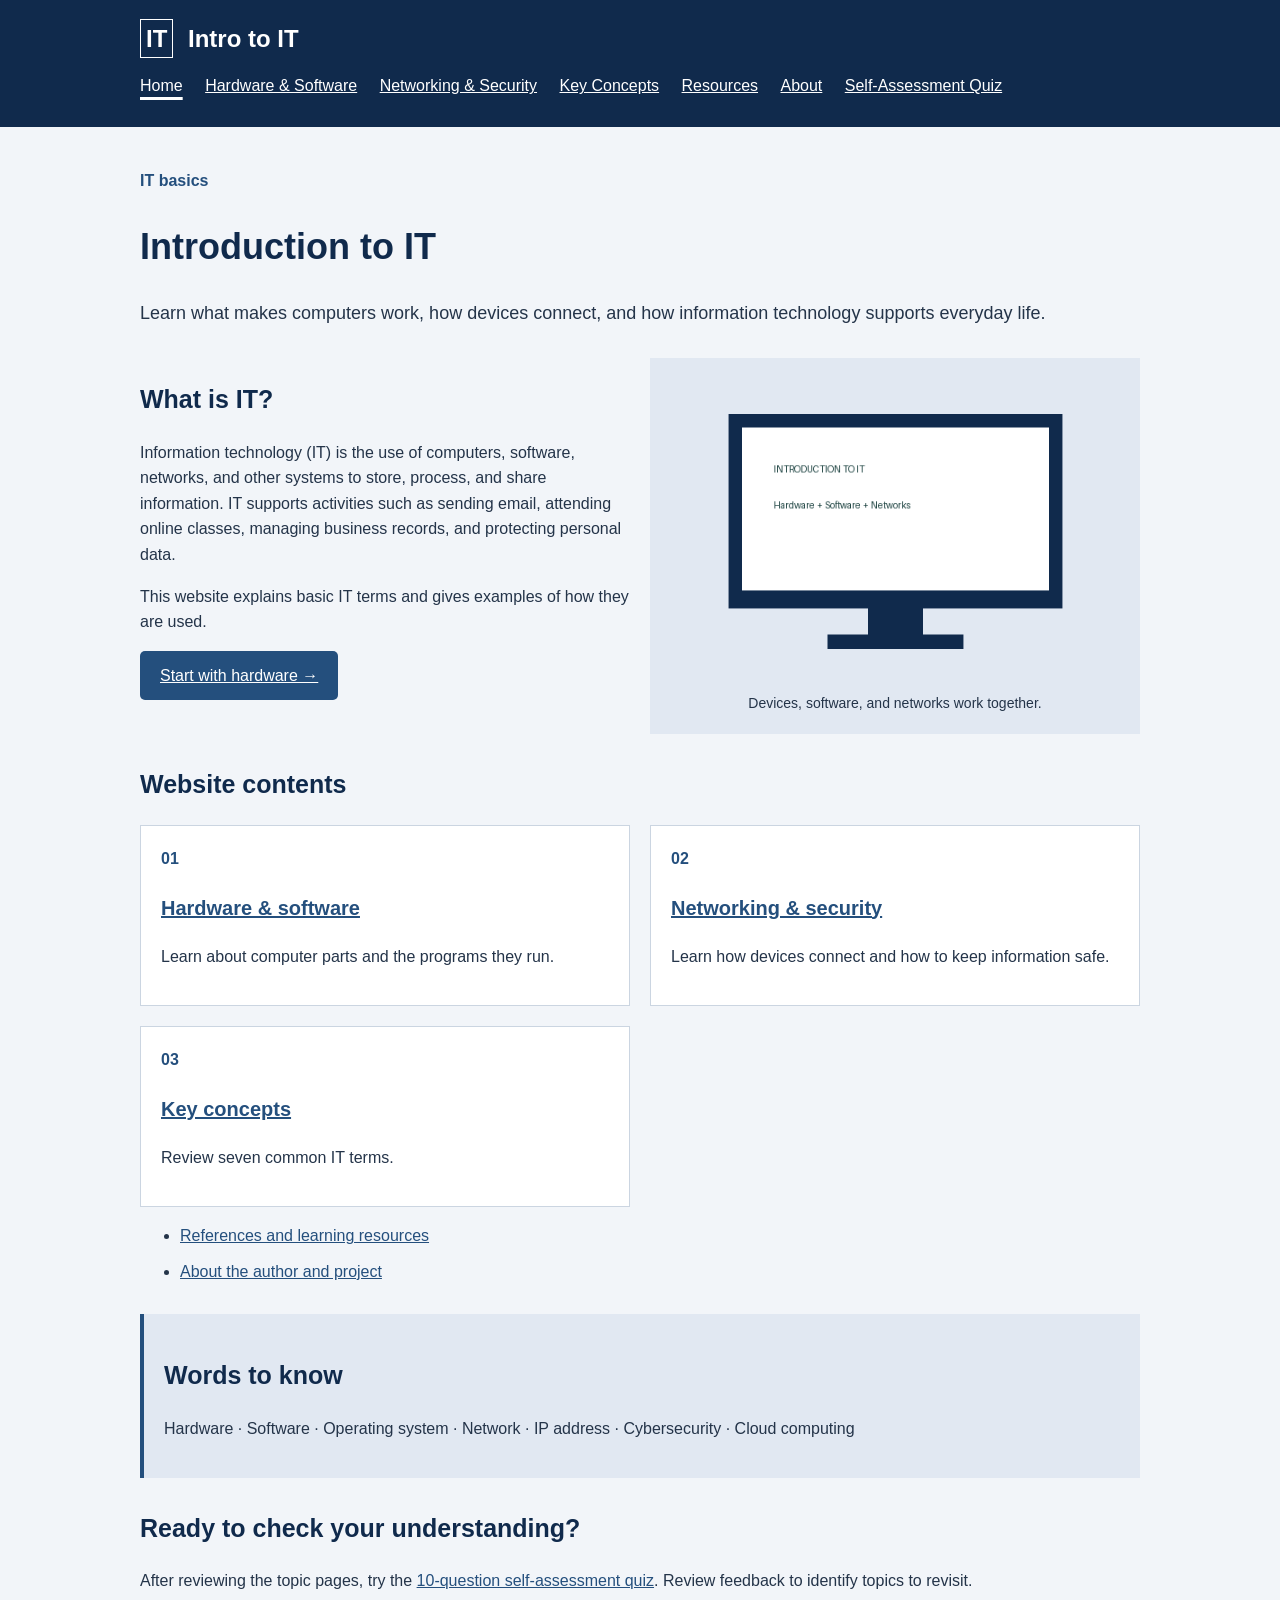
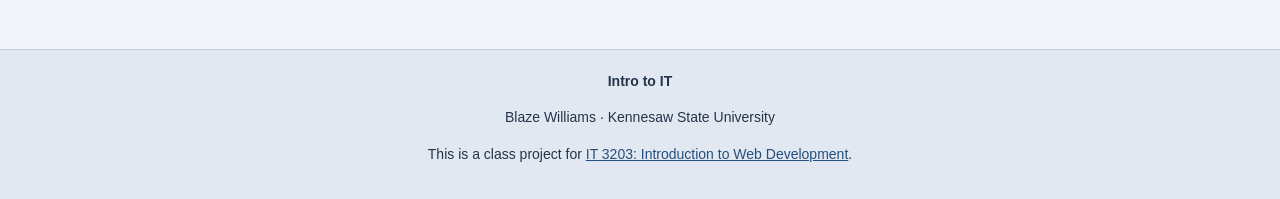
<file: index.html>
<!DOCTYPE html>
<html lang="en">
<head>
<meta charset="utf-8">
<meta name="viewport" content="width=device-width, initial-scale=1">
<meta name="description" content="Learn what makes computers work, how devices connect, and how information technology supports everyday life.">
<title>Introduction to IT | Intro to IT</title>
<link rel="stylesheet" href="styles.css">
</head>
<body>
<!-- Same menu on each page -->
<header>
<div class="header-inner">
<a class="brand" href="index.html">
<span class="brand-icon">IT</span> Intro to IT</a>
<nav aria-label="Main menu">
<a href="index.html" aria-current="page">Home</a>
<a href="hardware.html">Hardware &amp; Software</a>
<a href="networks.html">Networking &amp; Security</a>
<a href="concepts.html">Key Concepts</a>
<a href="resources.html">Resources</a>
<a href="about.html">About</a>
<a href="quiz.html">Self-Assessment Quiz</a>
</nav>
</div>
</header>
<main id="main">
<div class="page-heading">
<p class="eyebrow">IT basics</p>
<h1>Introduction to IT</h1>
<p class="intro">Learn what makes computers work, how devices connect, and how information technology supports everyday life.</p>
</div>
<section class="hero-grid">
<div>
<h2>What is IT?</h2>
<p>Information technology (IT) is the use of computers, software, networks, and other systems to store, process, and share information. IT supports activities such as sending email, attending online classes, managing business records, and protecting personal data.</p>
<p>This website explains basic IT terms and gives examples of how they are used.</p>
<a class="button" href="hardware.html">Start with hardware →</a>
</div>
<figure>
<img src="images/computer.png" alt="Illustration of a desktop computer">
<figcaption>Devices, software, and networks work together.</figcaption>
</figure>
</section>
<section>
<h2>Website contents</h2>
<div class="cards">
<article>
<span class="number">01</span>
<h3>
<a href="hardware.html">Hardware &amp; software</a>
</h3>
<p>Learn about computer parts and the programs they run.</p>
</article>
<article>
<span class="number">02</span>
<h3>
<a href="networks.html">Networking &amp; security</a>
</h3>
<p>Learn how devices connect and how to keep information safe.</p>
</article>
<article>
<span class="number">03</span>
<h3>
<a href="concepts.html">Key concepts</a>
</h3>
<p>Review seven common IT terms.</p>
</article>
</div>
<ul>
<li>
<a href="resources.html">References and learning resources</a>
</li>
<li>
<a href="about.html">About the author and project</a>
</li>
</ul>
</section>
<aside>
<h2>Words to know</h2>
<p>Hardware · Software · Operating system · Network · IP address · Cybersecurity · Cloud computing</p>
</aside>
<section><h2>Ready to check your understanding?</h2><p>After reviewing the topic pages, try the <a href="quiz.html">10-question self-assessment quiz</a>. Review feedback to identify topics to revisit.</p></section>
</main>
<!-- Class information and course link -->
<footer>
<div>
<strong>Intro to IT</strong>
<p>Blaze Williams · Kennesaw State University</p>
</div>
<p>This is a class project for <a href="https://ksuweb.github.io/IT3203/">IT 3203: Introduction to Web Development</a>.</p>
</footer>
</body>
</html>
</file>
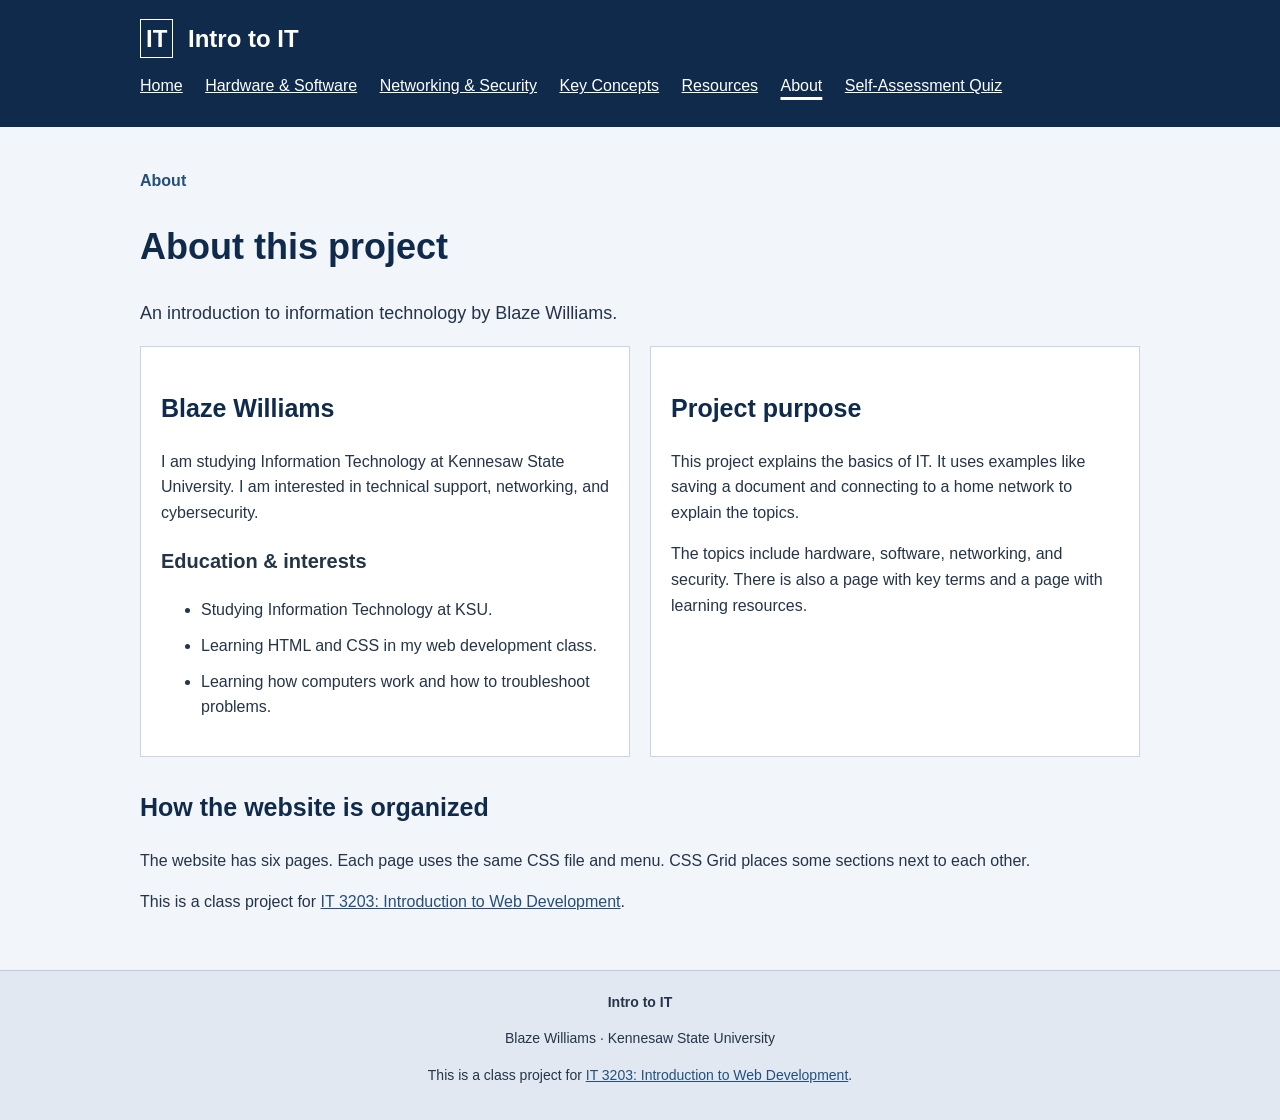
<file: about.html>
<!DOCTYPE html>
<html lang="en">
<head>
<meta charset="utf-8">
<meta name="viewport" content="width=device-width, initial-scale=1">
<meta name="description" content="An introduction to information technology by Blaze Williams.">
<title>About this project | Intro to IT</title>
<link rel="stylesheet" href="styles.css">
</head>
<body>
<!-- Same menu on each page -->
<header>
<div class="header-inner">
<a class="brand" href="index.html">
<span class="brand-icon">IT</span> Intro to IT</a>
<nav aria-label="Main menu">
<a href="index.html">Home</a>
<a href="hardware.html">Hardware &amp; Software</a>
<a href="networks.html">Networking &amp; Security</a>
<a href="concepts.html">Key Concepts</a>
<a href="resources.html">Resources</a>
<a href="about.html" aria-current="page">About</a>
<a href="quiz.html">Self-Assessment Quiz</a>
</nav>
</div>
</header>
<main id="main">
<div class="page-heading">
<p class="eyebrow">About</p>
<h1>About this project</h1>
<p class="intro">An introduction to information technology by Blaze Williams.</p>
</div>
<div class="cards two">
<article>
<h2>Blaze Williams</h2>
<p>I am studying Information Technology at Kennesaw State University. I am interested in technical support, networking, and cybersecurity.</p>
<h3>Education &amp; interests</h3>
<ul>
<li>Studying Information Technology at KSU.</li>
<li>Learning HTML and CSS in my web development class.</li>
<li>Learning how computers work and how to troubleshoot problems.</li>
</ul>
</article>
<article>
<h2>Project purpose</h2>
<p>This project explains the basics of IT. It uses examples like saving a document and connecting to a home network to explain the topics.</p>
<p>The topics include hardware, software, networking, and security. There is also a page with key terms and a page with learning resources.</p>
</article>
</div>
<section>
<h2>How the website is organized</h2>
<p>The website has six pages. Each page uses the same CSS file and menu. CSS Grid places some sections next to each other.</p>
<p>This is a class project for <a href="https://ksuweb.github.io/IT3203/">IT 3203: Introduction to Web Development</a>.</p>
</section>
</main>
<!-- Class information and course link -->
<footer>
<div>
<strong>Intro to IT</strong>
<p>Blaze Williams · Kennesaw State University</p>
</div>
<p>This is a class project for <a href="https://ksuweb.github.io/IT3203/">IT 3203: Introduction to Web Development</a>.</p>
</footer>
</body>
</html>
</file>
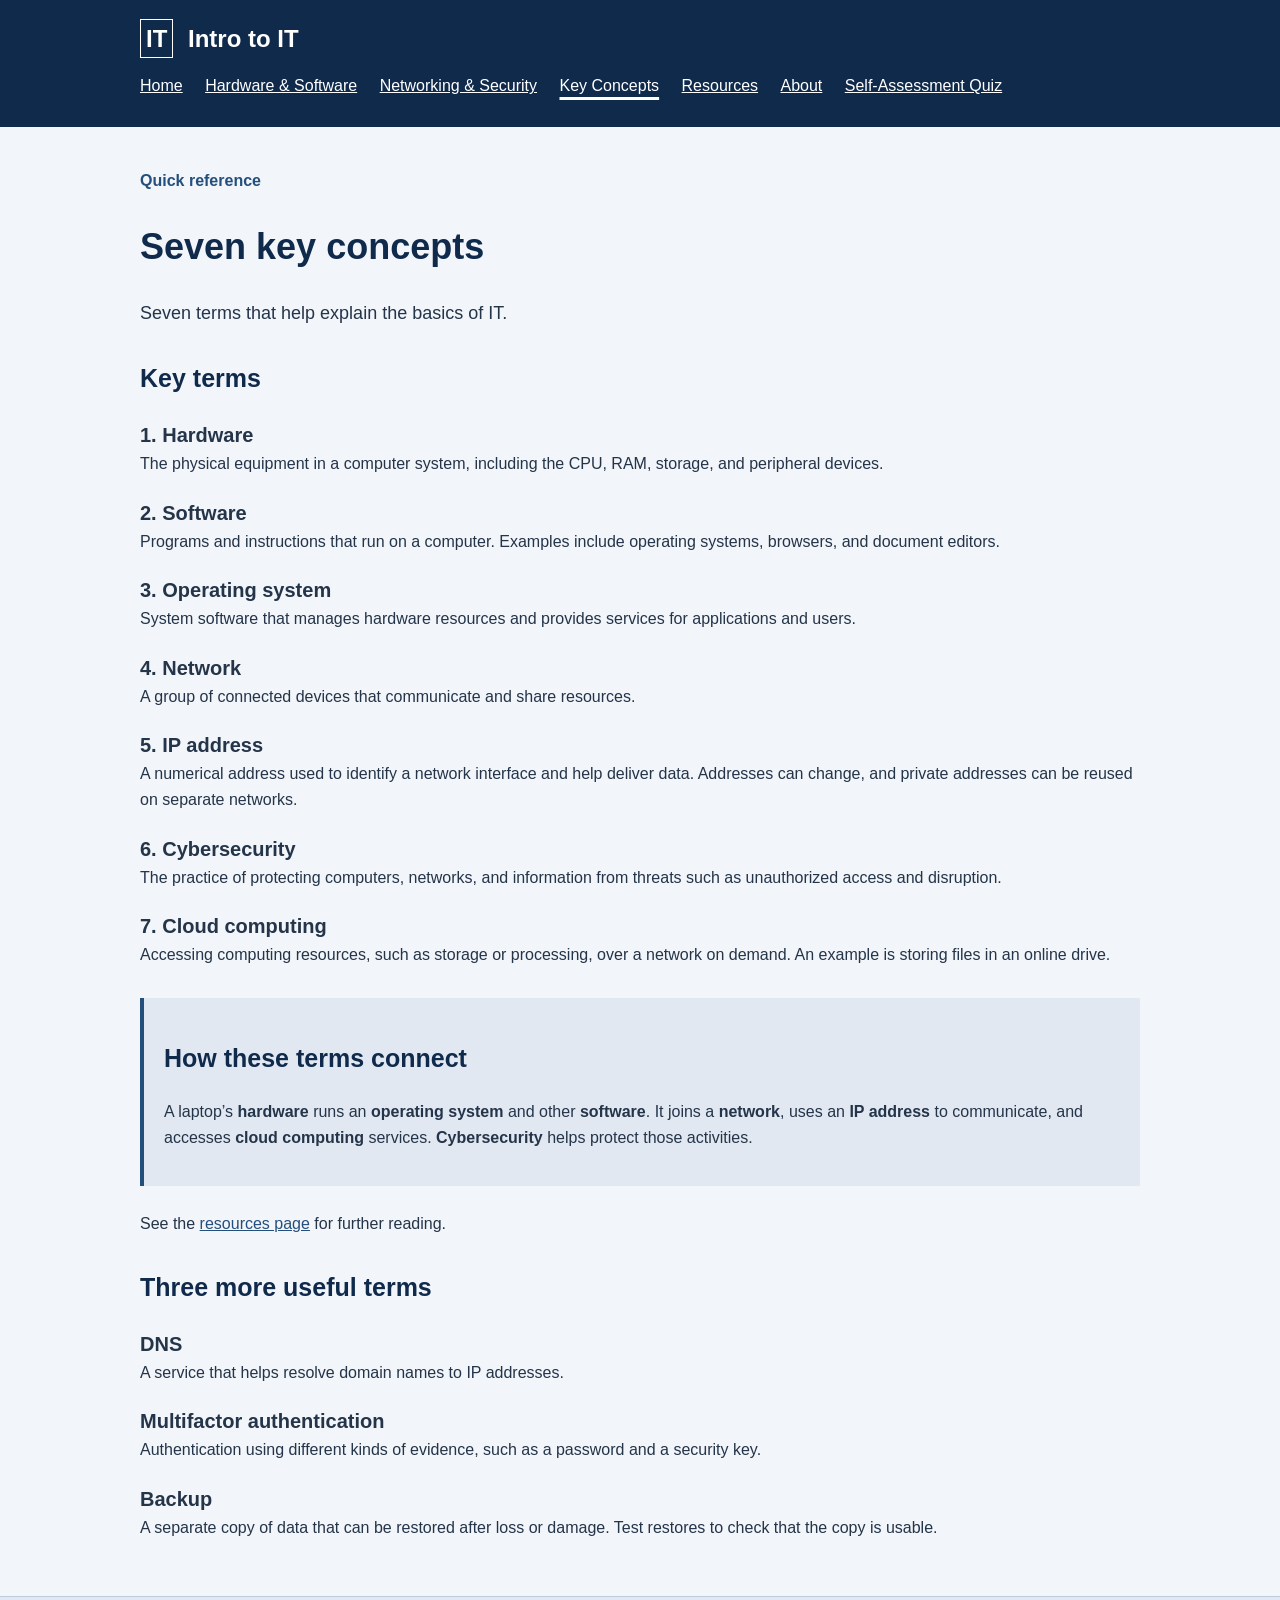
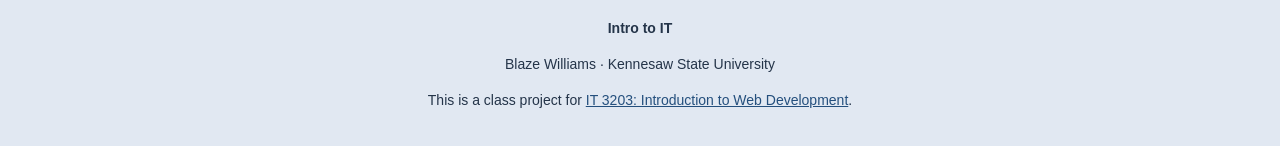
<file: concepts.html>
<!DOCTYPE html>
<html lang="en">
<head>
<meta charset="utf-8">
<meta name="viewport" content="width=device-width, initial-scale=1">
<meta name="description" content="Seven terms that help explain the basics of IT.">
<title>Seven key concepts | Intro to IT</title>
<link rel="stylesheet" href="styles.css">
</head>
<body>
<!-- Same menu on each page -->
<header>
<div class="header-inner">
<a class="brand" href="index.html">
<span class="brand-icon">IT</span> Intro to IT</a>
<nav aria-label="Main menu">
<a href="index.html">Home</a>
<a href="hardware.html">Hardware &amp; Software</a>
<a href="networks.html">Networking &amp; Security</a>
<a href="concepts.html" aria-current="page">Key Concepts</a>
<a href="resources.html">Resources</a>
<a href="about.html">About</a>
<a href="quiz.html">Self-Assessment Quiz</a>
</nav>
</div>
</header>
<main id="main">
<div class="page-heading">
<p class="eyebrow">Quick reference</p>
<h1>Seven key concepts</h1>
<p class="intro">Seven terms that help explain the basics of IT.</p>
</div>
<section>
<h2>Key terms</h2>
<dl class="definitions">
<dt>1. Hardware</dt>
<dd>The physical equipment in a computer system, including the CPU, RAM, storage, and peripheral devices.</dd>
<dt>2. Software</dt>
<dd>Programs and instructions that run on a computer. Examples include operating systems, browsers, and document editors.</dd>
<dt>3. Operating system</dt>
<dd>System software that manages hardware resources and provides services for applications and users.</dd>
<dt>4. Network</dt>
<dd>A group of connected devices that communicate and share resources.</dd>
<dt>5. IP address</dt>
<dd>A numerical address used to identify a network interface and help deliver data. Addresses can change, and private addresses can be reused on separate networks.</dd>
<dt>6. Cybersecurity</dt>
<dd>The practice of protecting computers, networks, and information from threats such as unauthorized access and disruption.</dd>
<dt>7. Cloud computing</dt>
<dd>Accessing computing resources, such as storage or processing, over a network on demand. An example is storing files in an online drive.</dd>
</dl>
</section>
<aside>
<h2>How these terms connect</h2>
<p>A laptop’s <strong>hardware</strong> runs an <strong>operating system</strong> and other <strong>software</strong>. It joins a <strong>network</strong>, uses an <strong>IP address</strong> to communicate, and accesses <strong>cloud computing</strong> services. <strong>Cybersecurity</strong> helps protect those activities.</p>
</aside>
<p>See the <a href="resources.html">resources page</a> for further reading.</p>
<section><h2>Three more useful terms</h2><dl><dt>DNS</dt><dd>A service that helps resolve domain names to IP addresses.</dd><dt>Multifactor authentication</dt><dd>Authentication using different kinds of evidence, such as a password and a security key.</dd><dt>Backup</dt><dd>A separate copy of data that can be restored after loss or damage. Test restores to check that the copy is usable.</dd></dl></section>
</main>
<!-- Class information and course link -->
<footer>
<div>
<strong>Intro to IT</strong>
<p>Blaze Williams · Kennesaw State University</p>
</div>
<p>This is a class project for <a href="https://ksuweb.github.io/IT3203/">IT 3203: Introduction to Web Development</a>.</p>
</footer>
</body>
</html>
</file>
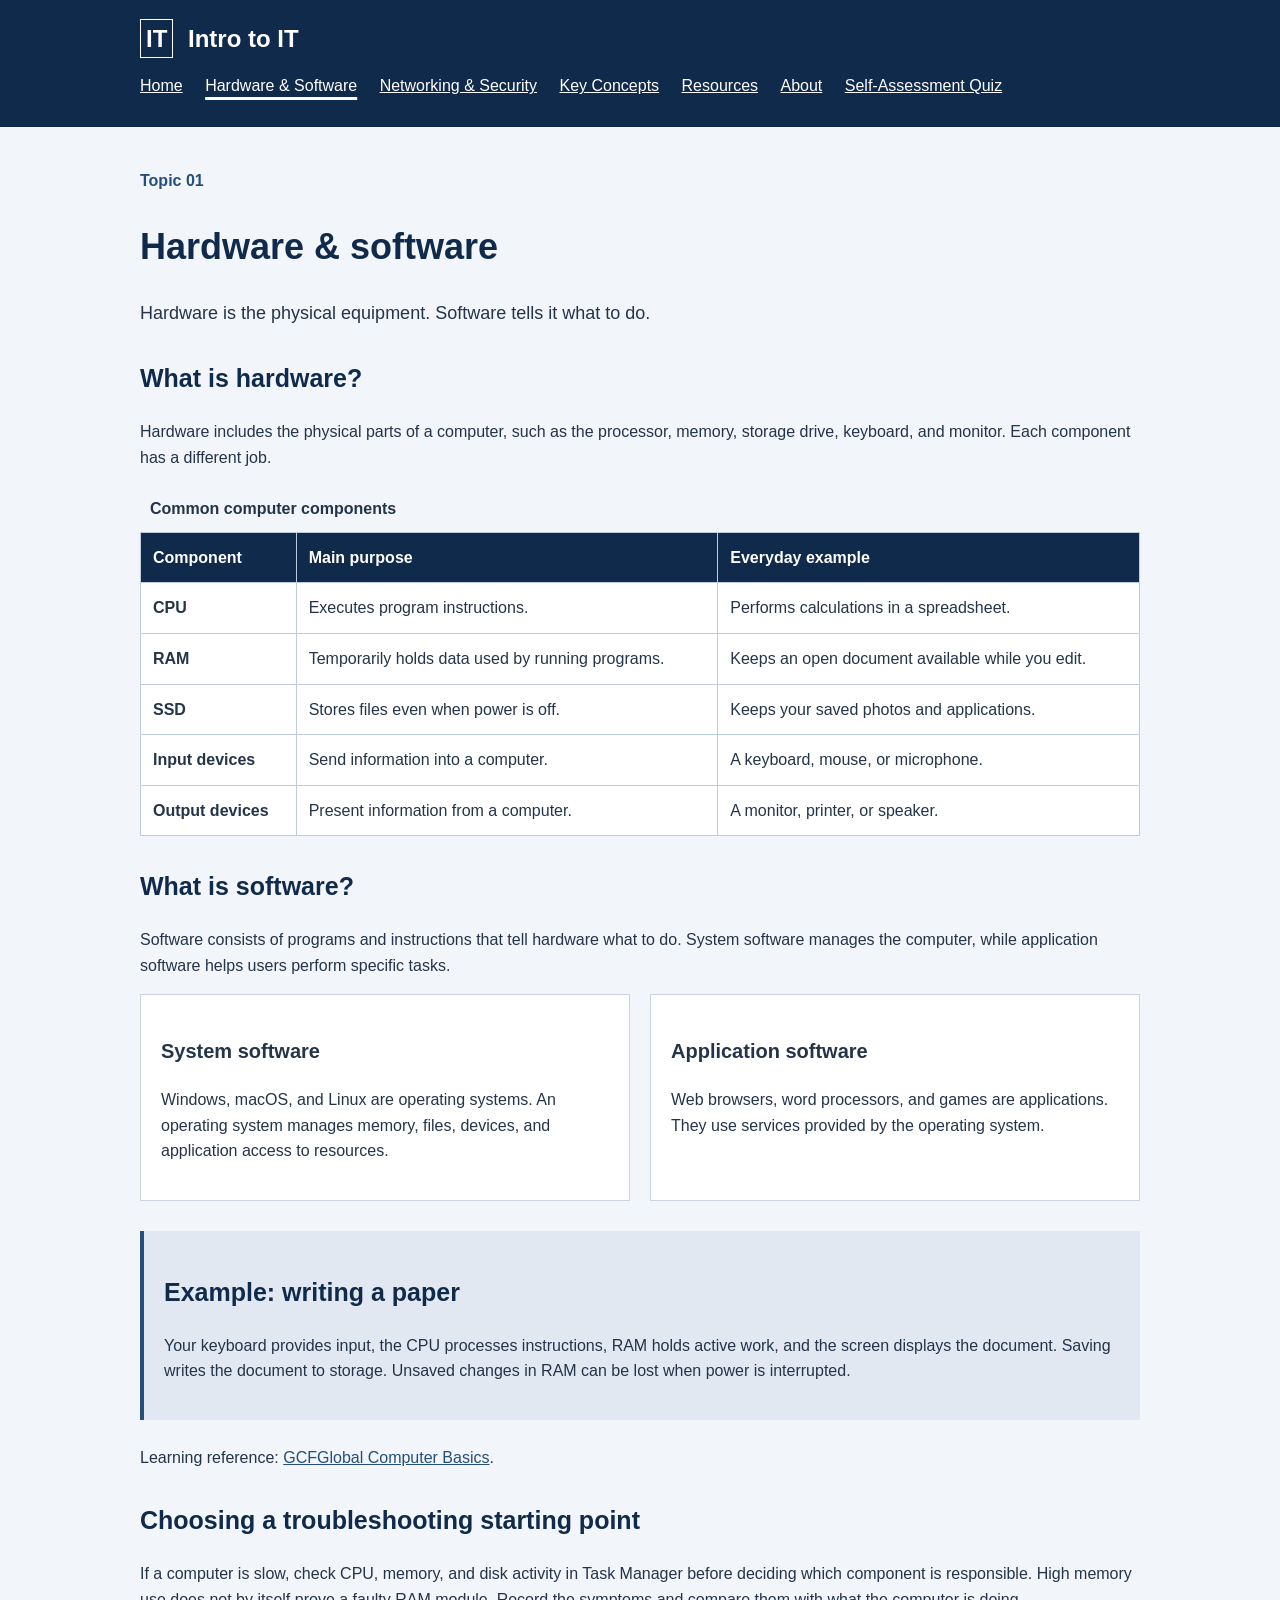
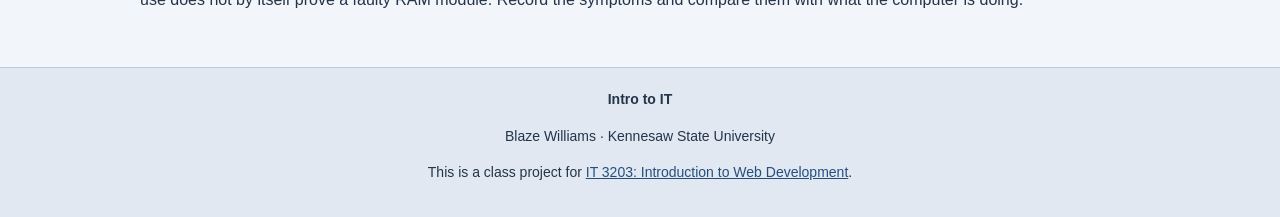
<file: hardware.html>
<!DOCTYPE html>
<html lang="en">
<head>
<meta charset="utf-8">
<meta name="viewport" content="width=device-width, initial-scale=1">
<meta name="description" content="Hardware is the physical equipment. Software tells it what to do.">
<title>Hardware &amp; software | Intro to IT</title>
<link rel="stylesheet" href="styles.css">
</head>
<body>
<!-- Same menu on each page -->
<header>
<div class="header-inner">
<a class="brand" href="index.html">
<span class="brand-icon">IT</span> Intro to IT</a>
<nav aria-label="Main menu">
<a href="index.html">Home</a>
<a href="hardware.html" aria-current="page">Hardware &amp; Software</a>
<a href="networks.html">Networking &amp; Security</a>
<a href="concepts.html">Key Concepts</a>
<a href="resources.html">Resources</a>
<a href="about.html">About</a>
<a href="quiz.html">Self-Assessment Quiz</a>
</nav>
</div>
</header>
<main id="main">
<div class="page-heading">
<p class="eyebrow">Topic 01</p>
<h1>Hardware &amp; software</h1>
<p class="intro">Hardware is the physical equipment. Software tells it what to do.</p>
</div>
<section>
<h2>What is hardware?</h2>
<p>Hardware includes the physical parts of a computer, such as the processor, memory, storage drive, keyboard, and monitor. Each component has a different job.</p>
<div class="table-wrap">
<table>
<caption>Common computer components</caption>
<thead>
<tr>
<th scope="col">Component</th>
<th scope="col">Main purpose</th>
<th scope="col">Everyday example</th>
</tr>
</thead>
<tbody>
<tr>
<th scope="row">CPU</th>
<td>Executes program instructions.</td>
<td>Performs calculations in a spreadsheet.</td>
</tr>
<tr>
<th scope="row">RAM</th>
<td>Temporarily holds data used by running programs.</td>
<td>Keeps an open document available while you edit.</td>
</tr>
<tr>
<th scope="row">SSD</th>
<td>Stores files even when power is off.</td>
<td>Keeps your saved photos and applications.</td>
</tr>
<tr>
<th scope="row">Input devices</th>
<td>Send information into a computer.</td>
<td>A keyboard, mouse, or microphone.</td>
</tr>
<tr>
<th scope="row">Output devices</th>
<td>Present information from a computer.</td>
<td>A monitor, printer, or speaker.</td>
</tr>
</tbody>
</table>
</div>
</section>
<section>
<h2>What is software?</h2>
<p>Software consists of programs and instructions that tell hardware what to do. System software manages the computer, while application software helps users perform specific tasks.</p>
<div class="cards two">
<article>
<h3>System software</h3>
<p>Windows, macOS, and Linux are operating systems. An operating system manages memory, files, devices, and application access to resources.</p>
</article>
<article>
<h3>Application software</h3>
<p>Web browsers, word processors, and games are applications. They use services provided by the operating system.</p>
</article>
</div>
</section>
<aside>
<h2>Example: writing a paper</h2>
<p>Your keyboard provides input, the CPU processes instructions, RAM holds active work, and the screen displays the document. Saving writes the document to storage. Unsaved changes in RAM can be lost when power is interrupted.</p>
</aside>
<p class="source">Learning reference: <a href="https://edu.gcfglobal.org/en/computerbasics/">GCFGlobal Computer Basics</a>.</p>
<section><h2>Choosing a troubleshooting starting point</h2><p>If a computer is slow, check CPU, memory, and disk activity in Task Manager before deciding which component is responsible. High memory use does not by itself prove a faulty RAM module. Record the symptoms and compare them with what the computer is doing.</p></section>
</main>
<!-- Class information and course link -->
<footer>
<div>
<strong>Intro to IT</strong>
<p>Blaze Williams · Kennesaw State University</p>
</div>
<p>This is a class project for <a href="https://ksuweb.github.io/IT3203/">IT 3203: Introduction to Web Development</a>.</p>
</footer>
</body>
</html>
</file>
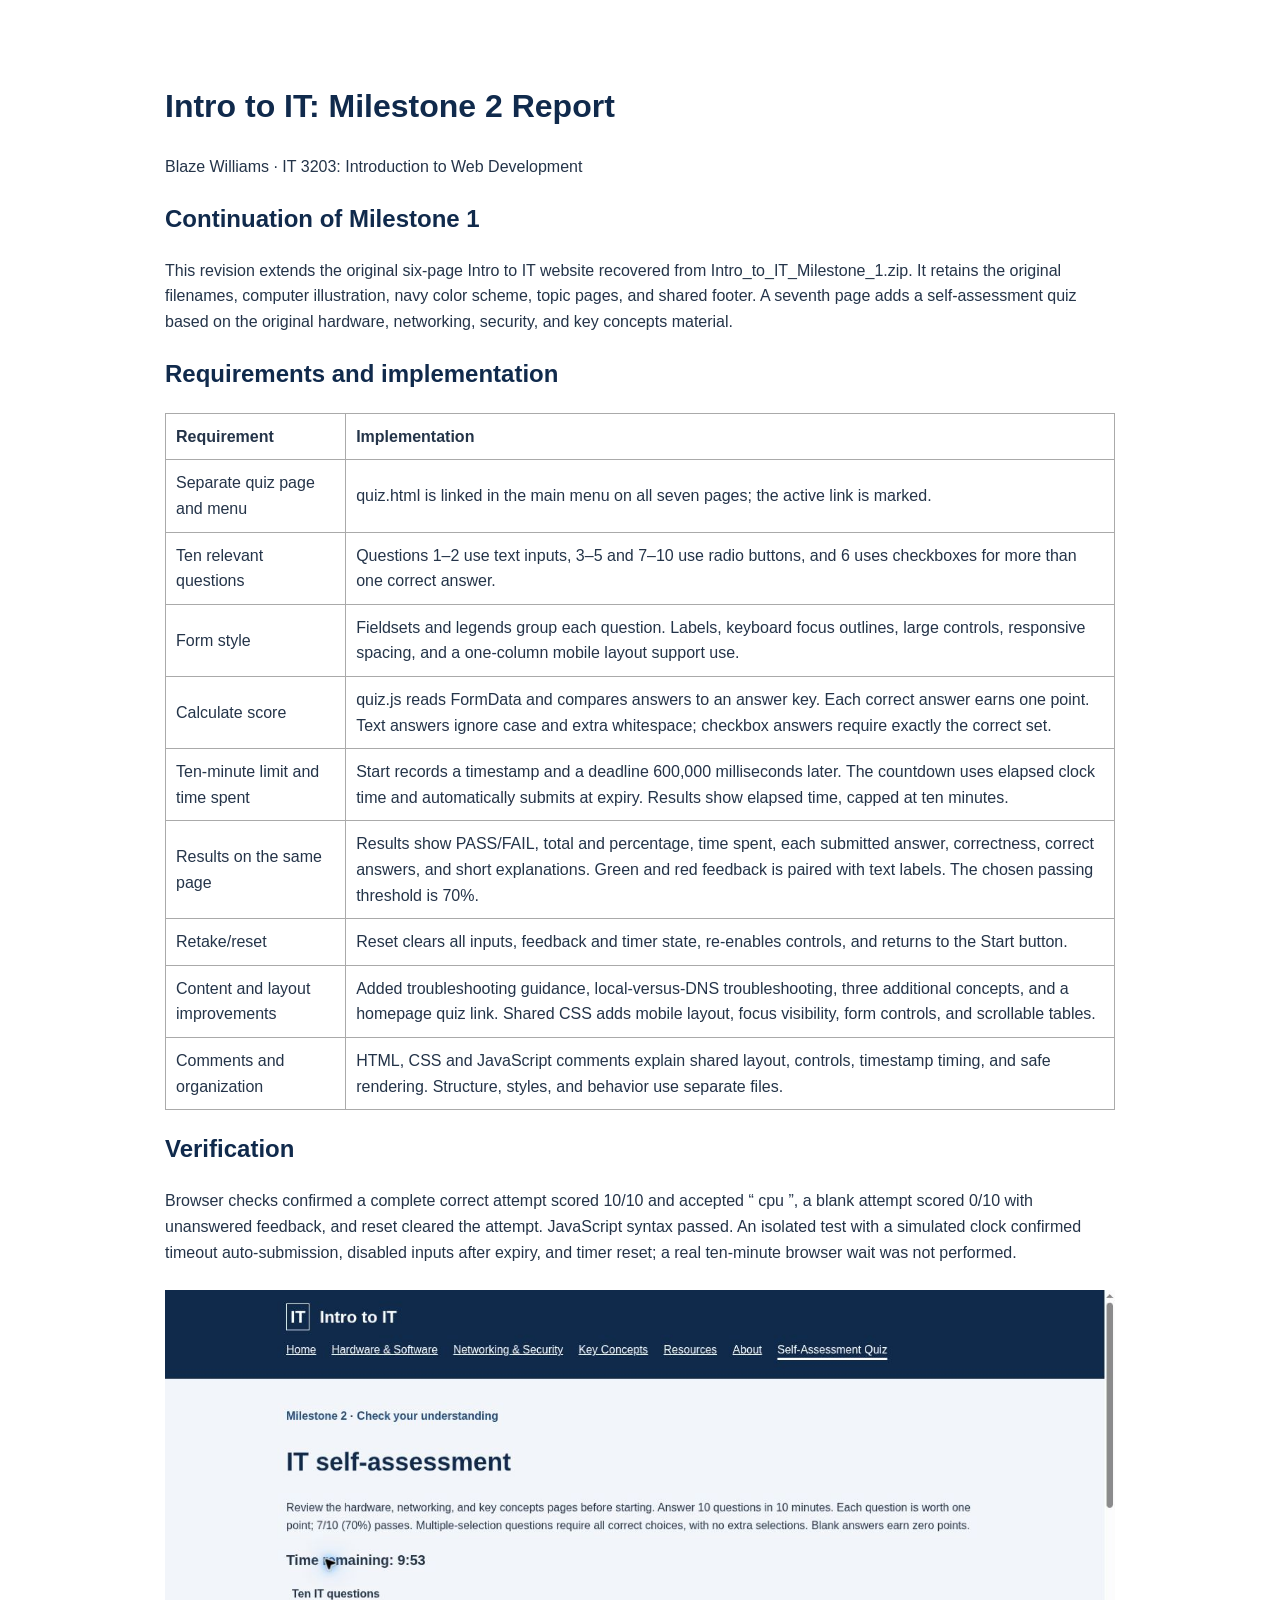
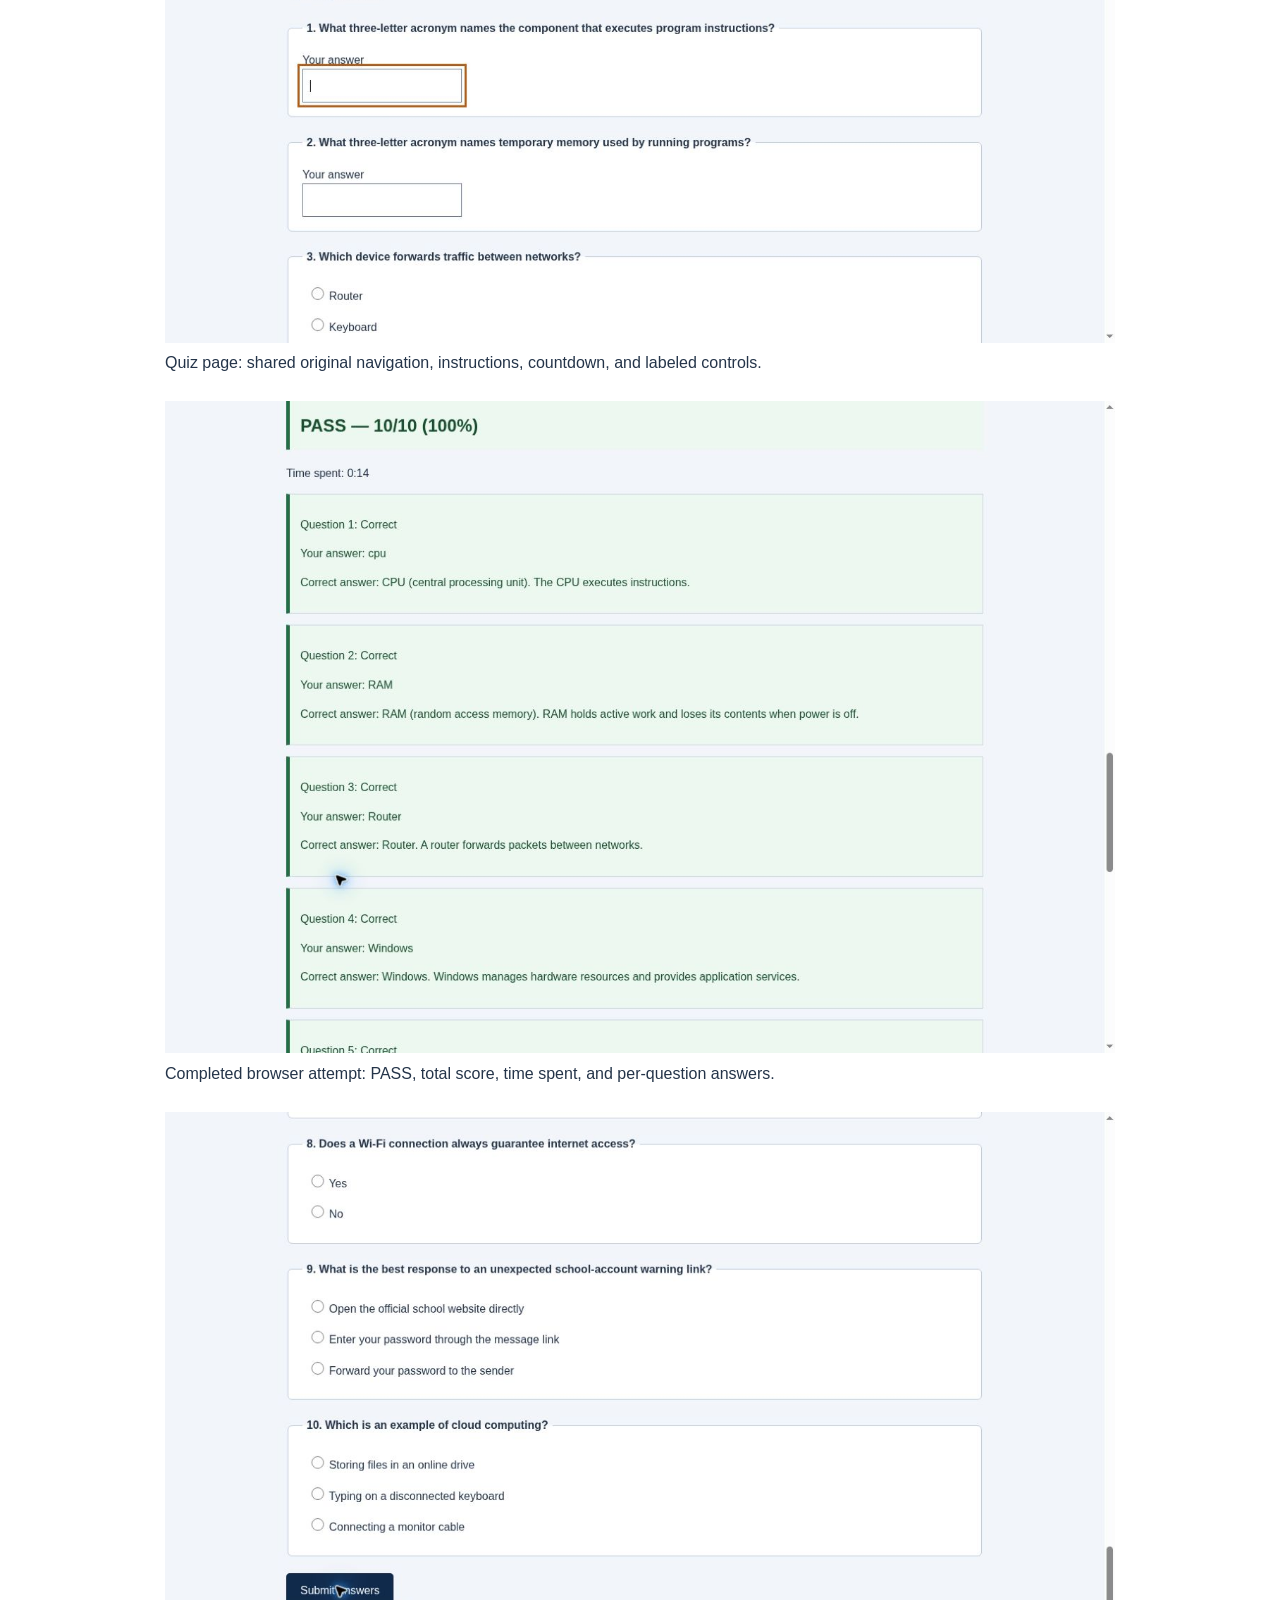
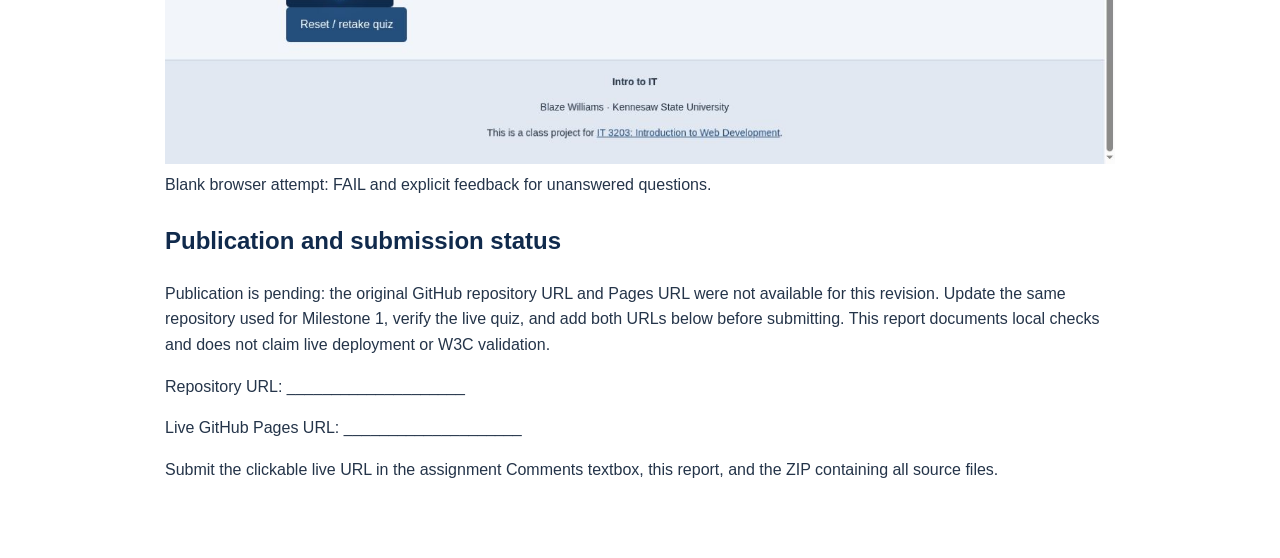
<file: Milestone_2_Report.html>
<!doctype html><html lang="en"><head><meta charset="utf-8"><meta name="viewport" content="width=device-width, initial-scale=1"><title>Milestone 2 Report — Blaze Williams</title><style>body{font:16px/1.6 Arial,sans-serif;color:#243449;max-width:950px;margin:40px auto;padding:20px}h1,h2{color:#102a4c}table{border-collapse:collapse;width:100%}th,td{border:1px solid #aaa;padding:10px;text-align:left}img{width:100%;height:auto}figure{margin:25px 0} @media print{figure{break-inside:avoid}h2{break-after:avoid}}</style></head><body>
<h1>Intro to IT: Milestone 2 Report</h1><p>Blaze Williams · IT 3203: Introduction to Web Development</p>
<h2>Continuation of Milestone 1</h2><p>This revision extends the original six-page Intro to IT website recovered from Intro_to_IT_Milestone_1.zip. It retains the original filenames, computer illustration, navy color scheme, topic pages, and shared footer. A seventh page adds a self-assessment quiz based on the original hardware, networking, security, and key concepts material.</p>
<h2>Requirements and implementation</h2><table><tr><th>Requirement</th><th>Implementation</th></tr>
<tr><td>Separate quiz page and menu</td><td>quiz.html is linked in the main menu on all seven pages; the active link is marked.</td></tr>
<tr><td>Ten relevant questions</td><td>Questions 1–2 use text inputs, 3–5 and 7–10 use radio buttons, and 6 uses checkboxes for more than one correct answer.</td></tr>
<tr><td>Form style</td><td>Fieldsets and legends group each question. Labels, keyboard focus outlines, large controls, responsive spacing, and a one-column mobile layout support use.</td></tr>
<tr><td>Calculate score</td><td>quiz.js reads FormData and compares answers to an answer key. Each correct answer earns one point. Text answers ignore case and extra whitespace; checkbox answers require exactly the correct set.</td></tr>
<tr><td>Ten-minute limit and time spent</td><td>Start records a timestamp and a deadline 600,000 milliseconds later. The countdown uses elapsed clock time and automatically submits at expiry. Results show elapsed time, capped at ten minutes.</td></tr>
<tr><td>Results on the same page</td><td>Results show PASS/FAIL, total and percentage, time spent, each submitted answer, correctness, correct answers, and short explanations. Green and red feedback is paired with text labels. The chosen passing threshold is 70%.</td></tr>
<tr><td>Retake/reset</td><td>Reset clears all inputs, feedback and timer state, re-enables controls, and returns to the Start button.</td></tr>
<tr><td>Content and layout improvements</td><td>Added troubleshooting guidance, local-versus-DNS troubleshooting, three additional concepts, and a homepage quiz link. Shared CSS adds mobile layout, focus visibility, form controls, and scrollable tables.</td></tr>
<tr><td>Comments and organization</td><td>HTML, CSS and JavaScript comments explain shared layout, controls, timestamp timing, and safe rendering. Structure, styles, and behavior use separate files.</td></tr></table>
<h2>Verification</h2><p>Browser checks confirmed a complete correct attempt scored 10/10 and accepted “ cpu ”, a blank attempt scored 0/10 with unanswered feedback, and reset cleared the attempt. JavaScript syntax passed. An isolated test with a simulated clock confirmed timeout auto-submission, disabled inputs after expiry, and timer reset; a real ten-minute browser wait was not performed.</p>
<figure><img alt="Quiz page: shared original navigation, instructions, countdown, and labeled controls." src="[data-uri]"><figcaption>Quiz page: shared original navigation, instructions, countdown, and labeled controls.</figcaption></figure><figure><img alt="Completed browser attempt: PASS, total score, time spent, and per-question answers." src="[data-uri]"><figcaption>Completed browser attempt: PASS, total score, time spent, and per-question answers.</figcaption></figure><figure><img alt="Blank browser attempt: FAIL and explicit feedback for unanswered questions." src="[data-uri]"><figcaption>Blank browser attempt: FAIL and explicit feedback for unanswered questions.</figcaption></figure><h2>Publication and submission status</h2><p>Publication is pending: the original GitHub repository URL and Pages URL were not available for this revision. Update the same repository used for Milestone 1, verify the live quiz, and add both URLs below before submitting. This report documents local checks and does not claim live deployment or W3C validation.</p><p>Repository URL: ____________________</p><p>Live GitHub Pages URL: ____________________</p><p>Submit the clickable live URL in the assignment Comments textbox, this report, and the ZIP containing all source files.</p></body></html>
</file>
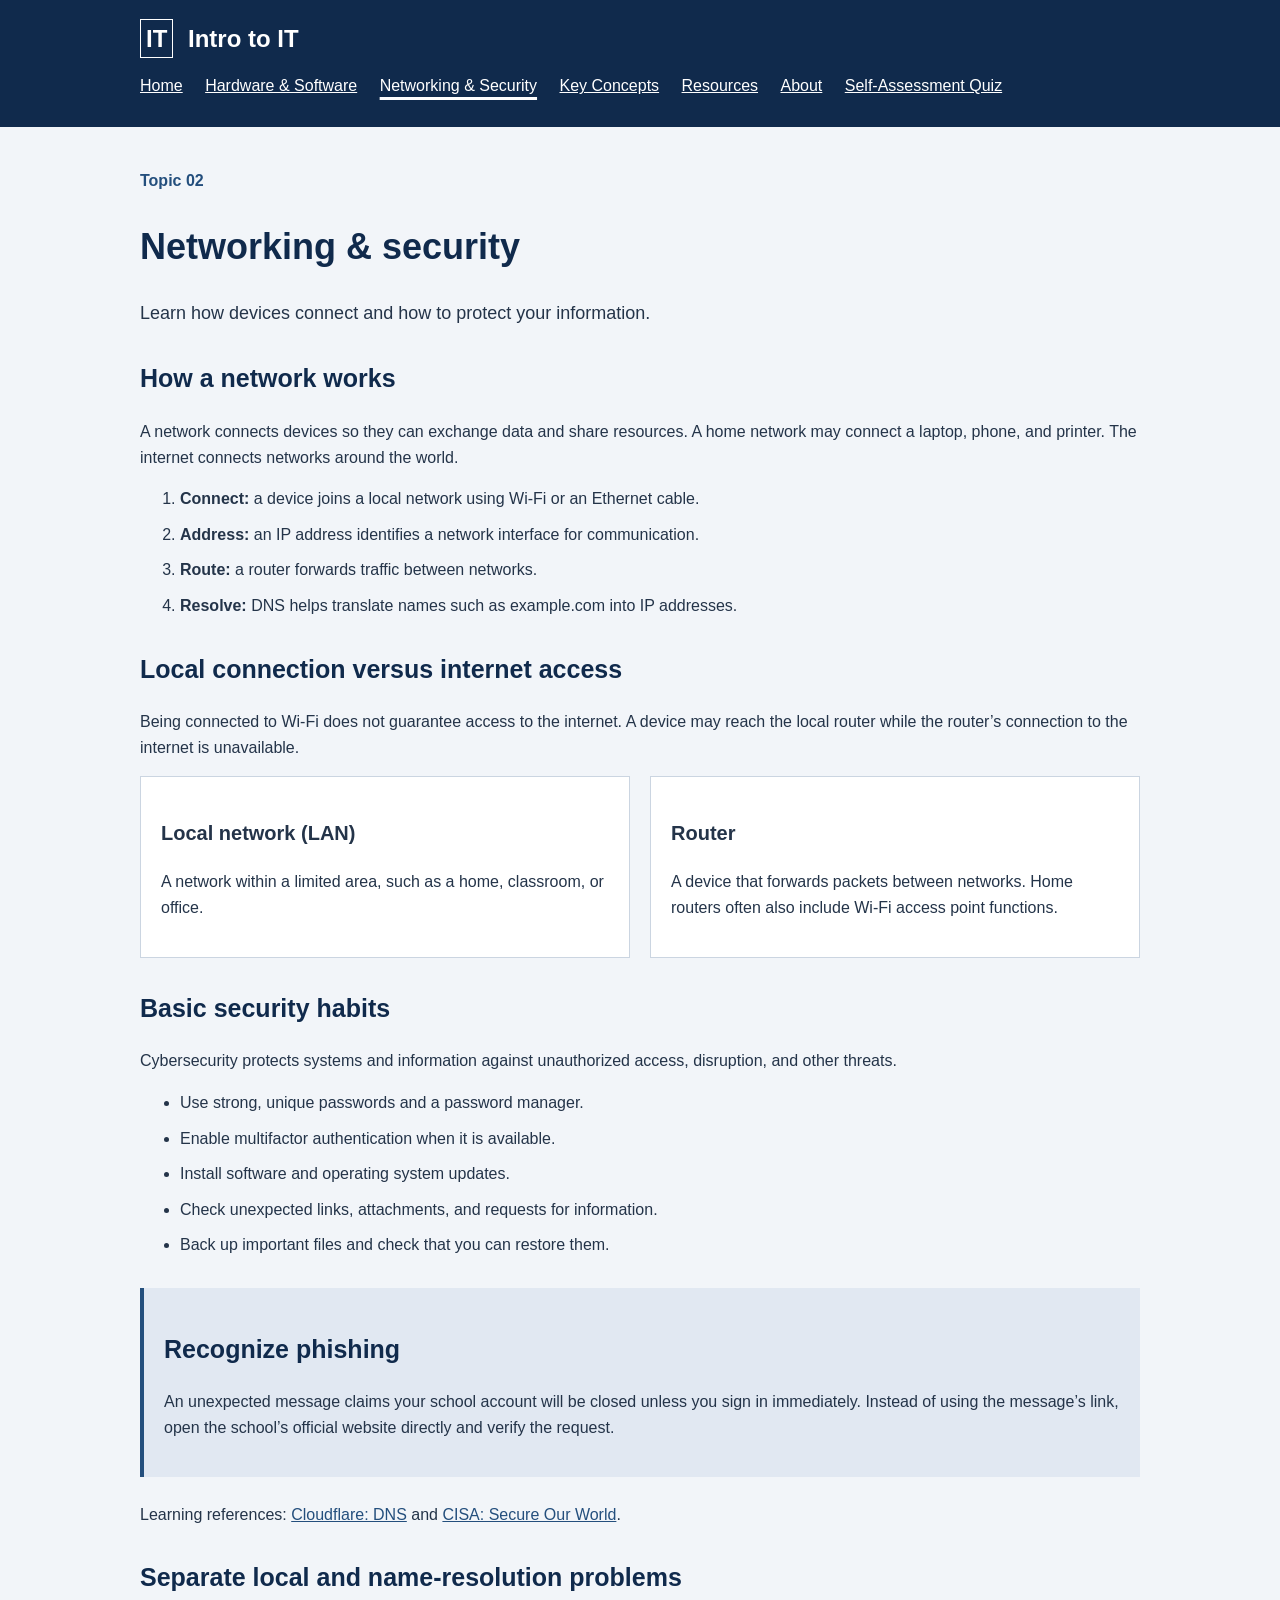
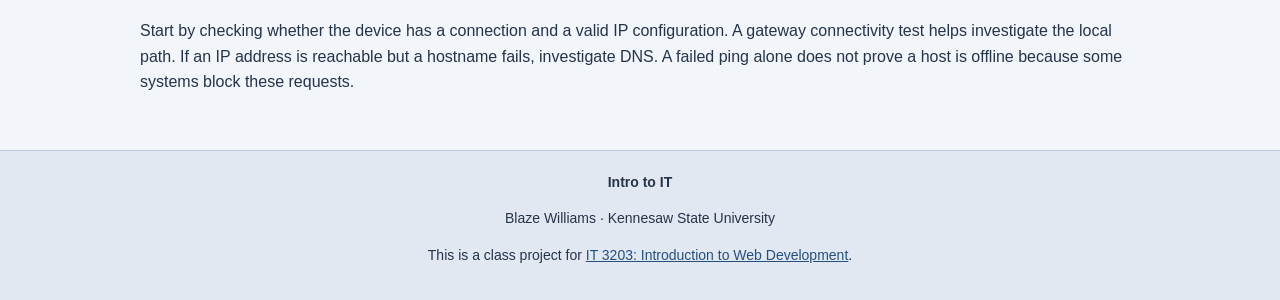
<file: networks.html>
<!DOCTYPE html>
<html lang="en">
<head>
<meta charset="utf-8">
<meta name="viewport" content="width=device-width, initial-scale=1">
<meta name="description" content="Learn how devices connect and how to protect your information.">
<title>Networking &amp; security | Intro to IT</title>
<link rel="stylesheet" href="styles.css">
</head>
<body>
<!-- Same menu on each page -->
<header>
<div class="header-inner">
<a class="brand" href="index.html">
<span class="brand-icon">IT</span> Intro to IT</a>
<nav aria-label="Main menu">
<a href="index.html">Home</a>
<a href="hardware.html">Hardware &amp; Software</a>
<a href="networks.html" aria-current="page">Networking &amp; Security</a>
<a href="concepts.html">Key Concepts</a>
<a href="resources.html">Resources</a>
<a href="about.html">About</a>
<a href="quiz.html">Self-Assessment Quiz</a>
</nav>
</div>
</header>
<main id="main">
<div class="page-heading">
<p class="eyebrow">Topic 02</p>
<h1>Networking &amp; security</h1>
<p class="intro">Learn how devices connect and how to protect your information.</p>
</div>
<section>
<h2>How a network works</h2>
<p>A network connects devices so they can exchange data and share resources. A home network may connect a laptop, phone, and printer. The internet connects networks around the world.</p>
<ol>
<li>
<strong>Connect:</strong> a device joins a local network using Wi-Fi or an Ethernet cable.</li>
<li>
<strong>Address:</strong> an IP address identifies a network interface for communication.</li>
<li>
<strong>Route:</strong> a router forwards traffic between networks.</li>
<li>
<strong>Resolve:</strong> DNS helps translate names such as example.com into IP addresses.</li>
</ol>
</section>
<section>
<h2>Local connection versus internet access</h2>
<p>Being connected to Wi-Fi does not guarantee access to the internet. A device may reach the local router while the router’s connection to the internet is unavailable.</p>
<div class="cards two">
<article>
<h3>Local network (LAN)</h3>
<p>A network within a limited area, such as a home, classroom, or office.</p>
</article>
<article>
<h3>Router</h3>
<p>A device that forwards packets between networks. Home routers often also include Wi-Fi access point functions.</p>
</article>
</div>
</section>
<section>
<h2>Basic security habits</h2>
<p>Cybersecurity protects systems and information against unauthorized access, disruption, and other threats.</p>
<ul>
<li>Use strong, unique passwords and a password manager.</li>
<li>Enable multifactor authentication when it is available.</li>
<li>Install software and operating system updates.</li>
<li>Check unexpected links, attachments, and requests for information.</li>
<li>Back up important files and check that you can restore them.</li>
</ul>
</section>
<aside>
<h2>Recognize phishing</h2>
<p>An unexpected message claims your school account will be closed unless you sign in immediately. Instead of using the message’s link, open the school’s official website directly and verify the request.</p>
</aside>
<p class="source">Learning references: <a href="https://www.cloudflare.com/learning/dns/what-is-dns/">Cloudflare: DNS</a> and <a href="https://www.cisa.gov/secure-our-world">CISA: Secure Our World</a>.</p>
<section><h2>Separate local and name-resolution problems</h2><p>Start by checking whether the device has a connection and a valid IP configuration. A gateway connectivity test helps investigate the local path. If an IP address is reachable but a hostname fails, investigate DNS. A failed ping alone does not prove a host is offline because some systems block these requests.</p></section>
</main>
<!-- Class information and course link -->
<footer>
<div>
<strong>Intro to IT</strong>
<p>Blaze Williams · Kennesaw State University</p>
</div>
<p>This is a class project for <a href="https://ksuweb.github.io/IT3203/">IT 3203: Introduction to Web Development</a>.</p>
</footer>
</body>
</html>
</file>
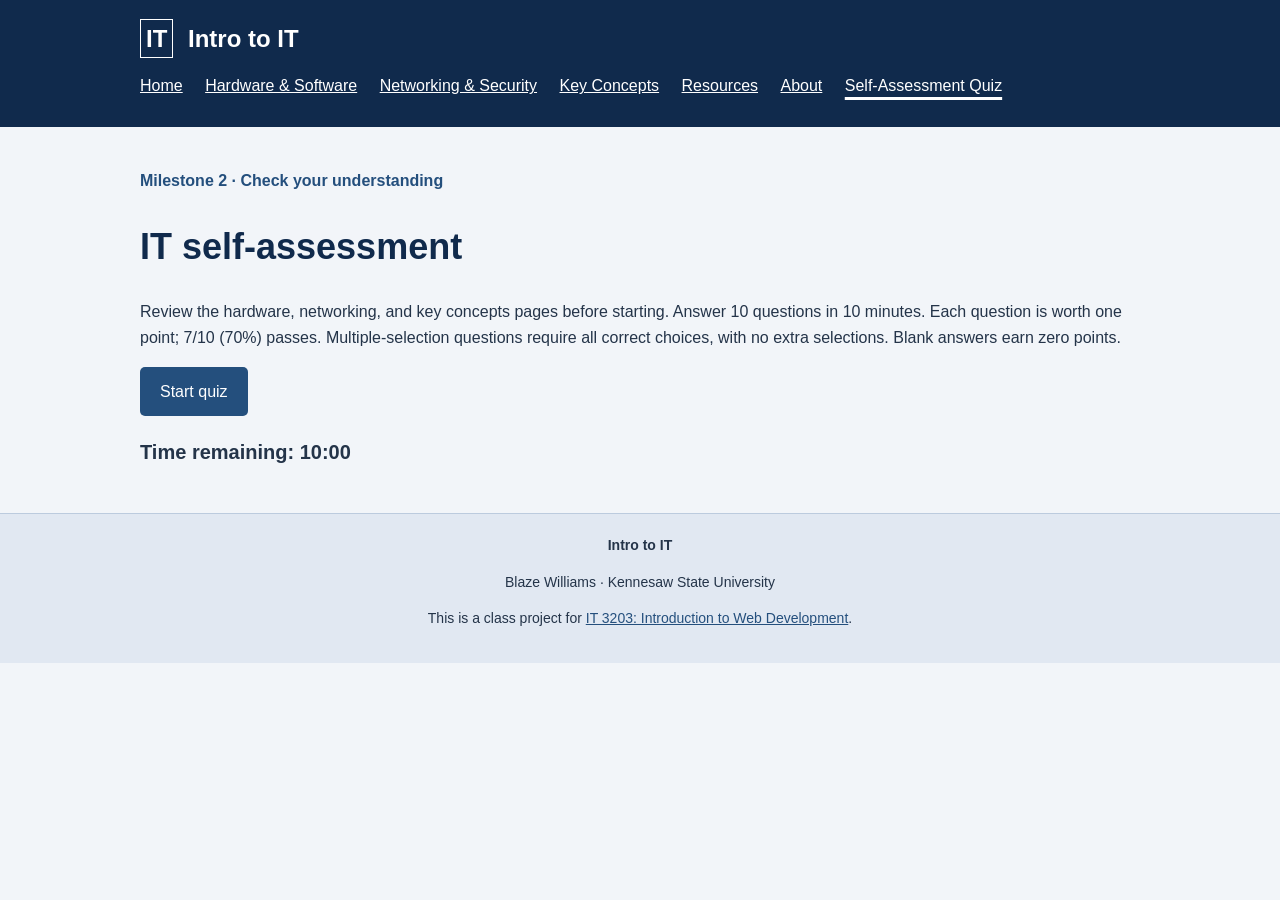
<file: quiz.html>
<!DOCTYPE html>
<html lang="en">
<head>
<meta charset="utf-8">
<meta name="viewport" content="width=device-width, initial-scale=1">
<meta name="description" content="Learn what makes computers work, how devices connect, and how information technology supports everyday life.">
<title>Self-Assessment Quiz | Intro to IT</title>
<link rel="stylesheet" href="styles.css">
</head>
<body>
<!-- Same menu on each page -->
<header>
<div class="header-inner">
<a class="brand" href="index.html">
<span class="brand-icon">IT</span> Intro to IT</a>
<nav aria-label="Main menu">
<a href="index.html">Home</a>
<a href="hardware.html">Hardware &amp; Software</a>
<a href="networks.html">Networking &amp; Security</a>
<a href="concepts.html">Key Concepts</a>
<a href="resources.html">Resources</a>
<a href="about.html">About</a>
<a href="quiz.html" aria-current="page">Self-Assessment Quiz</a>
</nav>
</div>
</header>
<main id="main"><p class="eyebrow">Milestone 2 · Check your understanding</p><h1>IT self-assessment</h1>
<p>Review the hardware, networking, and key concepts pages before starting. Answer 10 questions in 10 minutes. Each question is worth one point; 7/10 (70%) passes. Multiple-selection questions require all correct choices, with no extra selections. Blank answers earn zero points.</p>
<noscript><p>This quiz needs JavaScript. Enable it and reload this page.</p></noscript>
<button id="start" type="button">Start quiz</button><p id="timer" role="timer" aria-label="Time remaining">Time remaining: 10:00</p>
<form id="quiz" hidden><fieldset id="questions"><legend>Ten IT questions</legend><fieldset class="question"><legend>1. What three-letter acronym names the component that executes program instructions?</legend><label for="q1">Your answer</label><input id="q1" name="q1" type="text" autocomplete="off"></fieldset><fieldset class="question"><legend>2. What three-letter acronym names temporary memory used by running programs?</legend><label for="q2">Your answer</label><input id="q2" name="q2" type="text" autocomplete="off"></fieldset><fieldset class="question"><legend>3. Which device forwards traffic between networks?</legend><label class="choice" for="q3-0"><input id="q3-0" name="q3" type="radio" value="Router"> Router</label><label class="choice" for="q3-1"><input id="q3-1" name="q3" type="radio" value="Keyboard"> Keyboard</label><label class="choice" for="q3-2"><input id="q3-2" name="q3" type="radio" value="Monitor"> Monitor</label></fieldset><fieldset class="question"><legend>4. Which is an operating system?</legend><label class="choice" for="q4-0"><input id="q4-0" name="q4" type="radio" value="Microsoft Word"> Microsoft Word</label><label class="choice" for="q4-1"><input id="q4-1" name="q4" type="radio" value="Windows"> Windows</label><label class="choice" for="q4-2"><input id="q4-2" name="q4" type="radio" value="Google Chrome"> Google Chrome</label></fieldset><fieldset class="question"><legend>5. Which component retains saved files when power is off?</legend><label class="choice" for="q5-0"><input id="q5-0" name="q5" type="radio" value="RAM"> RAM</label><label class="choice" for="q5-1"><input id="q5-1" name="q5" type="radio" value="SSD"> SSD</label><label class="choice" for="q5-2"><input id="q5-2" name="q5" type="radio" value="CPU"> CPU</label></fieldset><fieldset class="question"><legend>6. Which are input devices? Select all that apply.</legend><label class="choice" for="q6-0"><input id="q6-0" name="q6" type="checkbox" value="Keyboard"> Keyboard</label><label class="choice" for="q6-1"><input id="q6-1" name="q6" type="checkbox" value="Monitor"> Monitor</label><label class="choice" for="q6-2"><input id="q6-2" name="q6" type="checkbox" value="Mouse"> Mouse</label><label class="choice" for="q6-3"><input id="q6-3" name="q6" type="checkbox" value="Printer"> Printer</label></fieldset><fieldset class="question"><legend>7. What does DNS help translate?</legend><label class="choice" for="q7-0"><input id="q7-0" name="q7" type="radio" value="Domain names into IP addresses"> Domain names into IP addresses</label><label class="choice" for="q7-1"><input id="q7-1" name="q7" type="radio" value="Images into audio"> Images into audio</label><label class="choice" for="q7-2"><input id="q7-2" name="q7" type="radio" value="RAM into storage"> RAM into storage</label></fieldset><fieldset class="question"><legend>8. Does a Wi-Fi connection always guarantee internet access?</legend><label class="choice" for="q8-0"><input id="q8-0" name="q8" type="radio" value="Yes"> Yes</label><label class="choice" for="q8-1"><input id="q8-1" name="q8" type="radio" value="No"> No</label></fieldset><fieldset class="question"><legend>9. What is the best response to an unexpected school-account warning link?</legend><label class="choice" for="q9-0"><input id="q9-0" name="q9" type="radio" value="Open the official school website directly"> Open the official school website directly</label><label class="choice" for="q9-1"><input id="q9-1" name="q9" type="radio" value="Enter your password through the message link"> Enter your password through the message link</label><label class="choice" for="q9-2"><input id="q9-2" name="q9" type="radio" value="Forward your password to the sender"> Forward your password to the sender</label></fieldset><fieldset class="question"><legend>10. Which is an example of cloud computing?</legend><label class="choice" for="q10-0"><input id="q10-0" name="q10" type="radio" value="Storing files in an online drive"> Storing files in an online drive</label><label class="choice" for="q10-1"><input id="q10-1" name="q10" type="radio" value="Typing on a disconnected keyboard"> Typing on a disconnected keyboard</label><label class="choice" for="q10-2"><input id="q10-2" name="q10" type="radio" value="Connecting a monitor cable"> Connecting a monitor cable</label></fieldset></fieldset><button id="submit" type="submit">Submit answers</button></form>
<section id="results" tabindex="-1" aria-live="polite" hidden></section><button id="reset" type="button" hidden>Reset / retake quiz</button>
</main><!-- Class information and course link -->
<footer>
<div>
<strong>Intro to IT</strong>
<p>Blaze Williams · Kennesaw State University</p>
</div>
<p>This is a class project for <a href="https://ksuweb.github.io/IT3203/">IT 3203: Introduction to Web Development</a>.</p>
</footer>
<script src="quiz.js" defer></script>
</body>
</html>
</file>
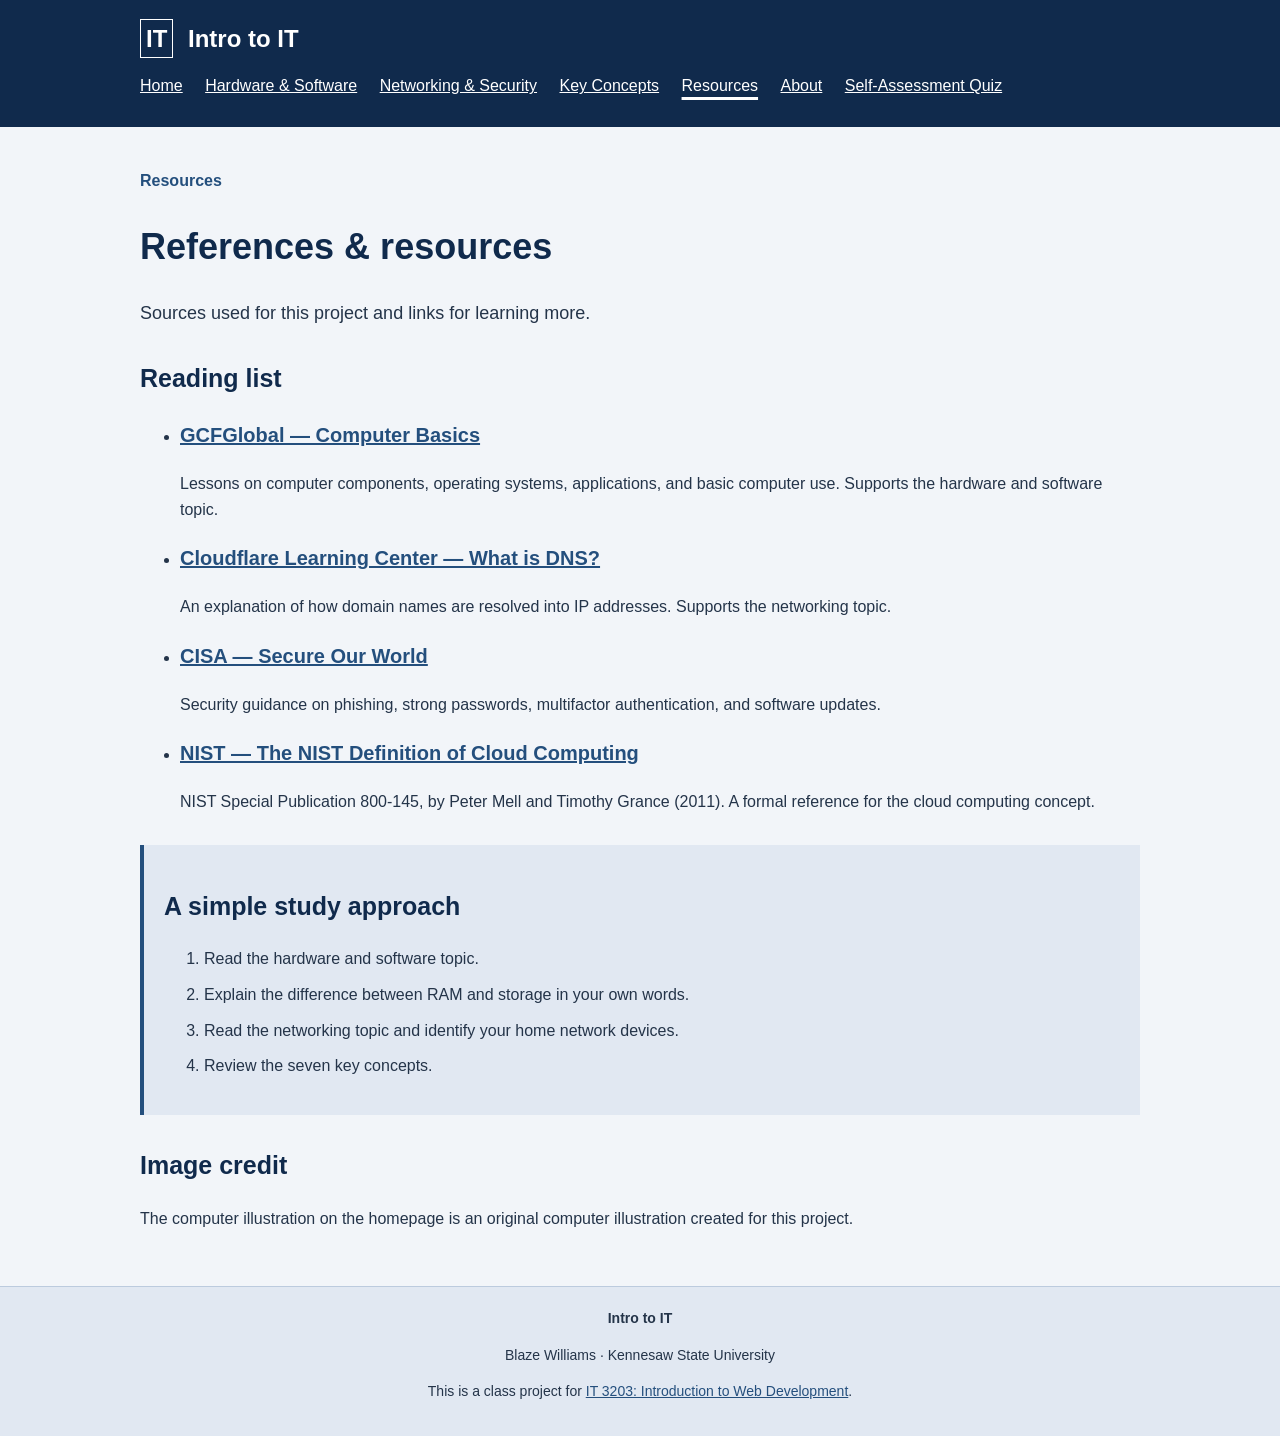
<file: resources.html>
<!DOCTYPE html>
<html lang="en">
<head>
<meta charset="utf-8">
<meta name="viewport" content="width=device-width, initial-scale=1">
<meta name="description" content="Sources used for this project and links for learning more.">
<title>References &amp; resources | Intro to IT</title>
<link rel="stylesheet" href="styles.css">
</head>
<body>
<!-- Same menu on each page -->
<header>
<div class="header-inner">
<a class="brand" href="index.html">
<span class="brand-icon">IT</span> Intro to IT</a>
<nav aria-label="Main menu">
<a href="index.html">Home</a>
<a href="hardware.html">Hardware &amp; Software</a>
<a href="networks.html">Networking &amp; Security</a>
<a href="concepts.html">Key Concepts</a>
<a href="resources.html" aria-current="page">Resources</a>
<a href="about.html">About</a>
<a href="quiz.html">Self-Assessment Quiz</a>
</nav>
</div>
</header>
<main id="main">
<div class="page-heading">
<p class="eyebrow">Resources</p>
<h1>References &amp; resources</h1>
<p class="intro">Sources used for this project and links for learning more.</p>
</div>
<section>
<h2>Reading list</h2>
<ul class="resource-list">
<li>
<h3>
<a href="https://edu.gcfglobal.org/en/computerbasics/">GCFGlobal — Computer Basics</a>
</h3>
<p>Lessons on computer components, operating systems, applications, and basic computer use. Supports the hardware and software topic.</p>
</li>
<li>
<h3>
<a href="https://www.cloudflare.com/learning/dns/what-is-dns/">Cloudflare Learning Center — What is DNS?</a>
</h3>
<p>An explanation of how domain names are resolved into IP addresses. Supports the networking topic.</p>
</li>
<li>
<h3>
<a href="https://www.cisa.gov/secure-our-world">CISA — Secure Our World</a>
</h3>
<p>Security guidance on phishing, strong passwords, multifactor authentication, and software updates.</p>
</li>
<li>
<h3>
<a href="https://csrc.nist.gov/pubs/sp/800/145/final">NIST — The NIST Definition of Cloud Computing</a>
</h3>
<p>NIST Special Publication 800-145, by Peter Mell and Timothy Grance (2011). A formal reference for the cloud computing concept.</p>
</li>
</ul>
</section>
<aside>
<h2>A simple study approach</h2>
<ol>
<li>Read the hardware and software topic.</li>
<li>Explain the difference between RAM and storage in your own words.</li>
<li>Read the networking topic and identify your home network devices.</li>
<li>Review the seven key concepts.</li>
</ol>
</aside>
<section>
<h2>Image credit</h2>
<p>The computer illustration on the homepage is an original computer illustration created for this project.</p>
</section>
</main>
<!-- Class information and course link -->
<footer>
<div>
<strong>Intro to IT</strong>
<p>Blaze Williams · Kennesaw State University</p>
</div>
<p>This is a class project for <a href="https://ksuweb.github.io/IT3203/">IT 3203: Introduction to Web Development</a>.</p>
</footer>
</body>
</html>
</file>
<file: styles.css>
/* Main colors and font */
body { font-family: Arial, sans-serif; background-color: #f2f5f9; color: #243449; line-height: 1.6; margin: 0; }
header { background-color: #102a4c; padding: 20px; }
header a { color: white; }
a { color: #244f7d; }

a:hover { color: #b35d14; }
nav { margin-top: 15px; }
nav a { display: inline-block; margin-right: 18px; margin-bottom: 8px; }
h1 { font-size: 36px; color: #102a4c; }
h2 { font-size: 25px; color: #102a4c; }
h3 { font-size: 20px; }

/* Center the page content */
#main { max-width: 1000px; margin: auto; padding: 25px; }

.brand { font-size: 24px; font-weight: bold; text-decoration: none; }
.brand-icon { border: 1px solid white; padding: 5px; margin-right: 8px; }
.eyebrow, .number { color: #244f7d; font-weight: bold; }
.intro { font-size: 18px; }
section { margin-top: 30px; margin-bottom: 30px; }

/* Put sections next to each other */
.cards, .hero-grid { display: grid; grid-template-columns: 1fr 1fr; gap: 20px; }
article { background-color: white; border: 1px solid #cbd5e1; padding: 20px; }
figure { margin: 0; padding: 20px; background-color: #e1e8f2; }
img { width: 100%; height: auto; }
figcaption { font-size: 14px; text-align: center; }
aside { background-color: #e1e8f2; padding: 20px; border-left: 4px solid #244f7d; margin-top: 25px; margin-bottom: 25px; }
li { margin-bottom: 10px; }
table { width: 100%; border-collapse: collapse; background-color: white; }
caption { text-align: left; font-weight: bold; padding: 10px; }
th, td { border: 1px solid #bccbde; padding: 12px; text-align: left; }
thead { background-color: #102a4c; color: white; }
dt { font-size: 20px; font-weight: bold; margin-top: 20px; }
dd { margin-left: 0; margin-bottom: 20px; }
footer { background-color: #e1e8f2; border-top: 1px solid #bccbde; padding: 20px; text-align: center; font-size: 14px; }

/* Milestone 2: shared responsive layout and accessible quiz controls. */
.header-inner { max-width: 1000px; margin: auto; }
nav a[aria-current="page"] { text-decoration-thickness: 3px; text-underline-offset: 6px; }
a:focus-visible, button:focus-visible, input:focus-visible { outline: 3px solid #b35d14; outline-offset: 4px; }
button, .button { display: inline-block; background: #244f7d; color: white; padding: 12px 20px; border: 0; border-radius: 5px; font: inherit; cursor: pointer; }
button:hover { background: #102a4c; } button:disabled { opacity: .6; cursor: default; }
[hidden] { display: none !important; }
#timer { font-weight: bold; font-size: 20px; }
#questions { border: 0; padding: 0; }
.question { background: white; border: 1px solid #bccbde; margin: 24px 0; padding: 20px; border-radius: 6px; }
legend { font-weight: bold; padding: 0 6px; }
.choice { display: block; padding: 8px; cursor: pointer; }
input[type="text"] { display: block; box-sizing: border-box; max-width: 100%; padding: 10px; font: inherit; border: 1px solid #64748b; }
input[type="radio"], input[type="checkbox"] { width: 18px; height: 18px; accent-color: #244f7d; }
.correct { border-left: 5px solid #217045; background: #edf8f0; padding: 15px; color: #18502f; }
.incorrect { border-left: 5px solid #ac3030; background: #fff1f1; padding: 15px; color: #842222; }
#results article { margin: 16px 0; }
.table-wrap { overflow-x: auto; }
@media (max-width: 650px) { .cards, .hero-grid { grid-template-columns: 1fr; } #main { padding: 18px; } h1 { font-size: 30px; } nav a { margin-right: 12px; } }
</file>
